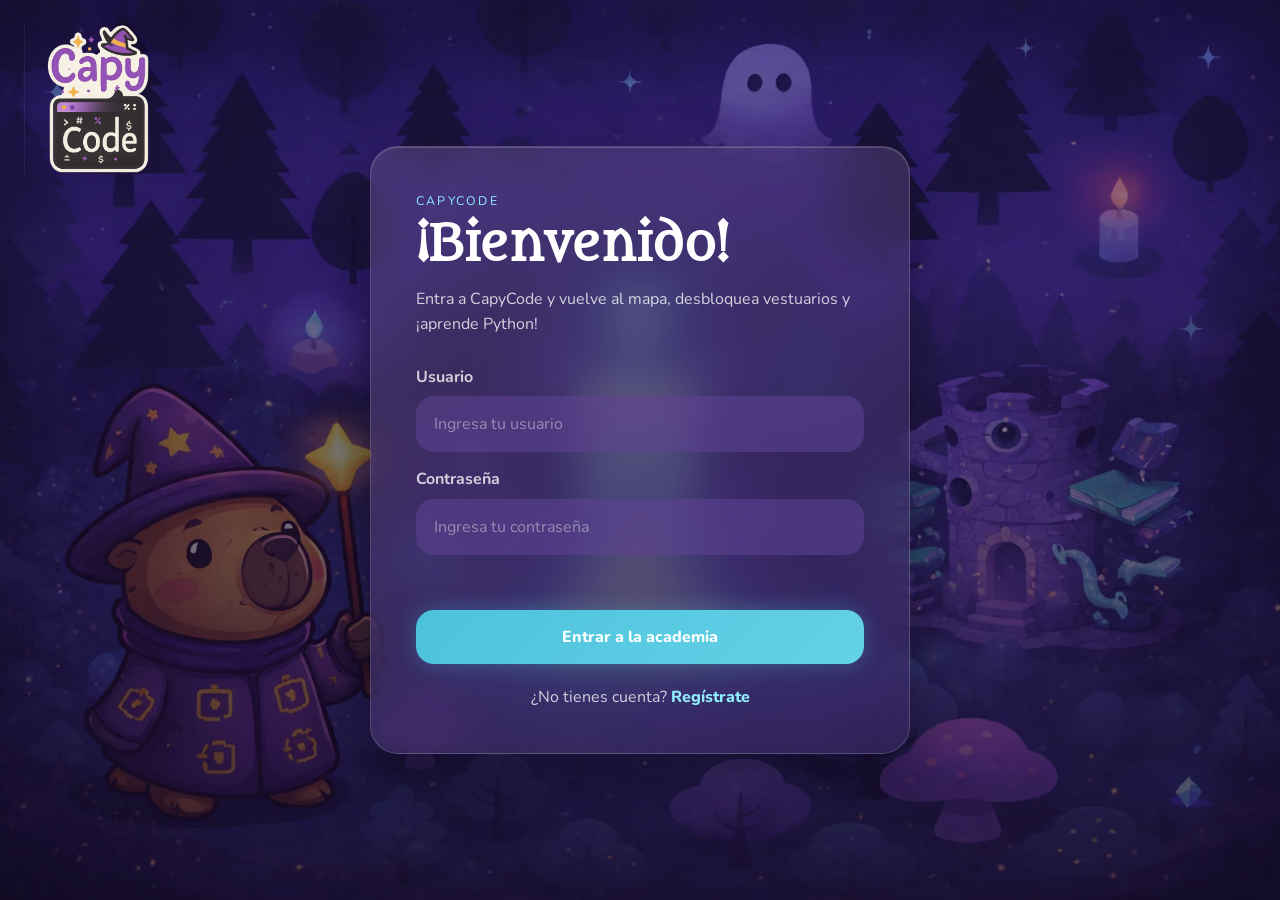
<file: index.html>
<!DOCTYPE html>
<html lang="es">
<head>
    <meta charset="UTF-8">
    <meta name="viewport" content="width=device-width, initial-scale=1.0">
    <title>CapyCode</title>
    <link rel="apple-touch-icon" sizes="180x180" href="assets/favicons/apple-touch-icon.png">
    <link rel="icon" type="image/png" sizes="32x32" href="assets/favicons/favicon-32x32.png">
    <link rel="icon" type="image/png" sizes="16x16" href="assets/favicons/favicon-16x16.png">
    <link rel="icon" href="assets/favicons/favicon.ico">
    <link rel="manifest" href="site.webmanifest?v=20260528a">
    <link rel="preconnect" href="https://fonts.googleapis.com">
    <link rel="preconnect" href="https://fonts.gstatic.com" crossorigin>
    <link href="https://fonts.googleapis.com/css2?family=JetBrains+Mono:wght@400;700&family=Metamorphous&family=Nunito:wght@400;600;700;800&display=swap" rel="stylesheet">
    <link rel="stylesheet" href="style.css?v=20260528a">
    <script>
        (function () {
            var mobileRegex = /Android|webOS|iPhone|iPad|iPod|BlackBerry|IEMobile|Opera Mini|Mobile|Silk/i;
            var userAgent = navigator.userAgent || navigator.vendor || window.opera || "";
            var isMobileDevice = mobileRegex.test(userAgent);
            window.CAPYCODE_MOBILE_DOWNLOAD_ONLY = isMobileDevice;

            if (isMobileDevice) {
                document.documentElement.classList.add("mobile-download-mode");
            }
        }());
    </script>
    <style>
        html.mobile-download-mode body {
            margin: 0;
            overflow: hidden;
            background: #120a22;
        }

        html.mobile-download-mode body > :not(.mobile-download-shell) {
            display: none !important;
        }

        html.mobile-download-mode .mobile-download-shell {
            display: grid !important;
        }
    </style>
</head>
<body class="login-page">
    <div class="mobile-download-shell">
        <main class="mobile-download-screen glass-surface">
            <div class="mobile-download-copy">
                <p class="eyebrow">CapyCode</p>
                <h1>Descarga la app</h1>
                <p>La versi&oacute;n m&oacute;vil de CapyCode vive en la app. Inst&aacute;lala para seguir explorando niveles, rutas y personajes.</p>
                <div class="mobile-download-actions">
                    <a class="mobile-download-button" href="https://drive.google.com/file/d/145FS1bvHmpr1v1R_6B2WZRpDA2tC1vvf/view" target="_blank" rel="noopener noreferrer">Descargar la app</a>
                </div>
            </div>
            <div class="mobile-download-art">
                <img src="assets/characters/no_bg/Capy_Runa.webp" alt="Capy Runa">
            </div>
        </main>
    </div>
    <div class="login-wrapper">
        <main class="login-card glass-surface">
            <p class="eyebrow">CapyCode</p>
            <h1 class="login-title">Redirigiendo...</h1>
            <p class="auth-description">
                Si no pasa autom&aacute;ticamente, entra aqu&iacute;:
                <a href="iniciar_sesion.html">Iniciar sesi&oacute;n</a>
            </p>
        </main>
    </div>
    <script>
        if (!window.CAPYCODE_MOBILE_DOWNLOAD_ONLY) {
            const session = sessionStorage.getItem("capycodeSessionV3")
                || sessionStorage.getItem("capycodeBackendUserV1")
                || localStorage.getItem("capycodeSession");
            window.location.href = session ? "mapa.html" : "iniciar_sesion.html";
        }
    </script>
</body>
</html>
</file>
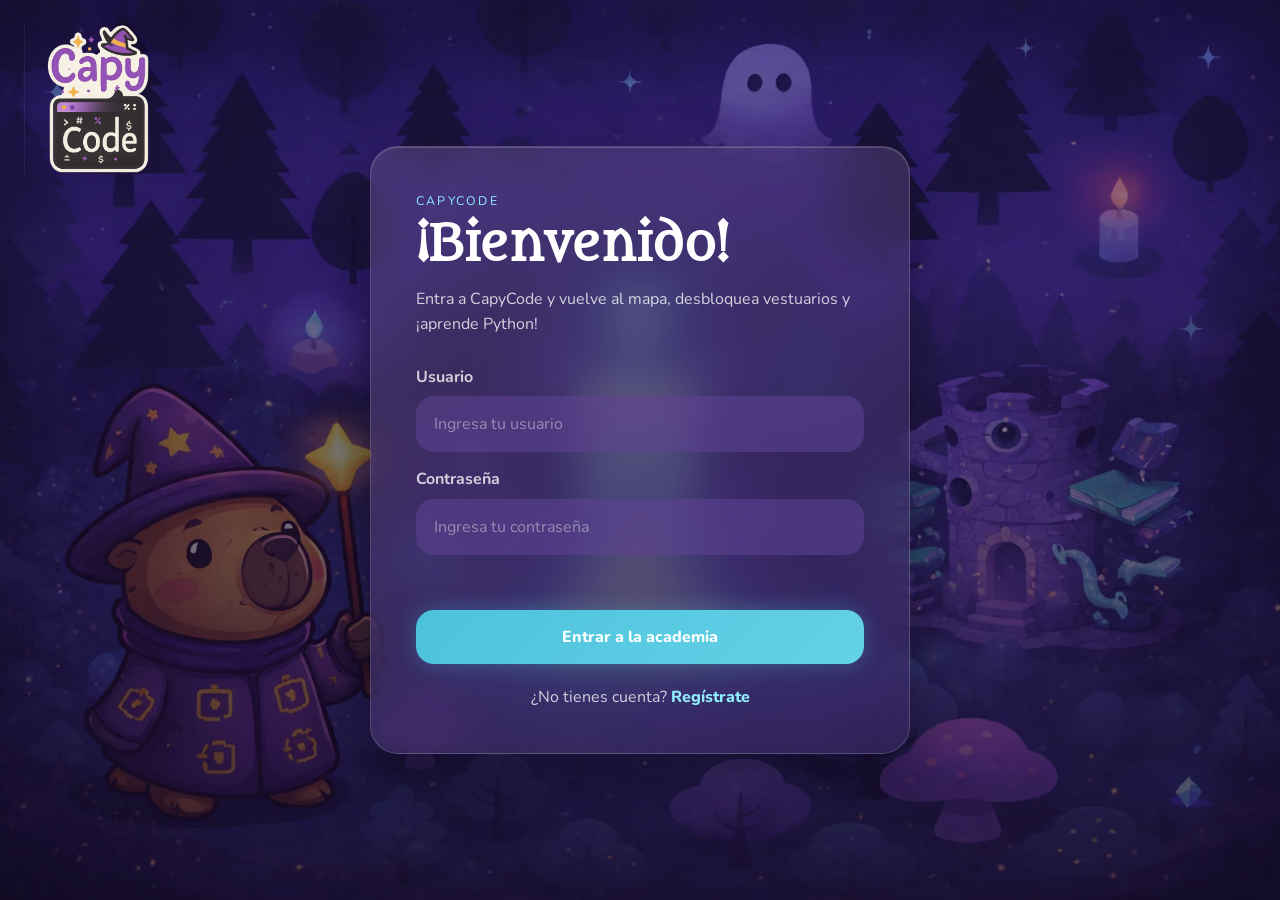
<file: iniciar_sesion.html>
<!DOCTYPE html>
<html lang="es">
<head>
    <meta charset="UTF-8">
    <meta name="viewport" content="width=device-width, initial-scale=1.0">
    <title>CapyCode | Iniciar sesi&oacute;n</title>
    <link rel="preconnect" href="https://fonts.googleapis.com">
    <link rel="preconnect" href="https://fonts.gstatic.com" crossorigin>
    <link href="https://fonts.googleapis.com/css2?family=JetBrains+Mono:wght@400;700&family=Metamorphous&family=Nunito:wght@400;600;700;800&display=swap" rel="stylesheet">
    <link rel="apple-touch-icon" sizes="180x180" href="assets/favicons/apple-touch-icon.png">
    <link rel="icon" type="image/png" sizes="32x32" href="assets/favicons/favicon-32x32.png">
    <link rel="icon" type="image/png" sizes="16x16" href="assets/favicons/favicon-16x16.png">
    <link rel="icon" href="assets/favicons/favicon.ico">
    <link rel="manifest" href="site.webmanifest?v=20260528a">
    <link rel="stylesheet" href="style.css?v=20260528a">
    <script>
        (function () {
            var mobileRegex = /Android|webOS|iPhone|iPad|iPod|BlackBerry|IEMobile|Opera Mini|Mobile|Silk/i;
            var userAgent = navigator.userAgent || navigator.vendor || window.opera || "";
            var isMobileDevice = mobileRegex.test(userAgent);
            window.CAPYCODE_MOBILE_DOWNLOAD_ONLY = isMobileDevice;

            if (isMobileDevice) {
                document.documentElement.classList.add("mobile-download-mode");
            }
        }());
    </script>
    <style>
        html.mobile-download-mode body {
            margin: 0;
            overflow: hidden;
            background: #120a22;
        }

        html.mobile-download-mode body > :not(.mobile-download-shell) {
            display: none !important;
        }

        html.mobile-download-mode .mobile-download-shell {
            display: grid !important;
        }
    </style>
</head>
<body class="login-page" data-auth-mode="login">
    <div class="mobile-download-shell">
        <main class="mobile-download-screen glass-surface">
            <div class="mobile-download-copy">
                <p class="eyebrow">CapyCode</p>
                <h1>Descarga la app</h1>
                <p>La versi&oacute;n m&oacute;vil de CapyCode vive en la app. Inst&aacute;lala para seguir explorando niveles, rutas y personajes.</p>
                <div class="mobile-download-actions">
                    <a class="mobile-download-button" href="https://drive.google.com/file/d/145FS1bvHmpr1v1R_6B2WZRpDA2tC1vvf/view" target="_blank" rel="noopener noreferrer">Descargar la app</a>
                </div>
            </div>
            <div class="mobile-download-art">
                <img src="assets/characters/no_bg/Capy_Runa.webp" alt="Capy Runa">
            </div>
        </main>
    </div>
    <div class="logo-container">
        <img src="assets/logo-capycode.webp" alt="Logo de CapyCode">
    </div>

    <div class="login-wrapper">
        <main class="login-card glass-surface">
            <p class="eyebrow">CapyCode</p>
            <h1 class="login-title">&iexcl;Bienvenido!</h1>
            <p class="auth-description">
                Entra a CapyCode y vuelve al mapa, desbloquea vestuarios y &iexcl;aprende Python!
            </p>

            <form class="login-form" id="auth-form" novalidate>
                <div class="input-group">
                    <label for="username">Usuario</label>
                    <input
                        type="text"
                        id="username"
                        name="username"
                        placeholder="Ingresa tu usuario"
                        autocomplete="username"
                        required
                        maxlength="20"
                    >
                </div>

                <div class="input-group">
                    <label for="password">Contrase&ntilde;a</label>
                    <input
                        type="password"
                        id="password"
                        name="password"
                        placeholder="Ingresa tu contrase&ntilde;a"
                        autocomplete="current-password"
                        required
                        maxlength="64"
                    >
                </div>

                <p class="form-message" id="form-message" aria-live="polite"></p>

                <button type="submit" class="btn-primary">Entrar a la academia</button>
            </form>

            <p class="register-link">
                &iquest;No tienes cuenta?
                <a href="registro.html">Reg&iacute;strate</a>
            </p>
        </main>
    </div>

    <script src="js/runtime-config.js?v=20260601d"></script>
    <script src="js/hotkeys.js?v=20260528a"></script>
    <script src="js/api/config.js?v=20260528a"></script>
    <script src="js/api/storage.js?v=20260528a"></script>
    <script src="js/api/http.js?v=20260528a"></script>
    <script src="js/api/catalog.js?v=20260528a"></script>
    <script src="js/api/normalizers.js?v=20260528a"></script>
    <script src="js/api/shop.js?v=20260528a"></script>
    <script src="js/api/exercises.js?v=20260528a"></script>
    <script src="js/api/progress.js?v=20260528a"></script>
    <script src="js/api-client.js?v=20260528a"></script>
    <script src="js/auth.js?v=20260528a"></script>
</body>
</html>
</file>
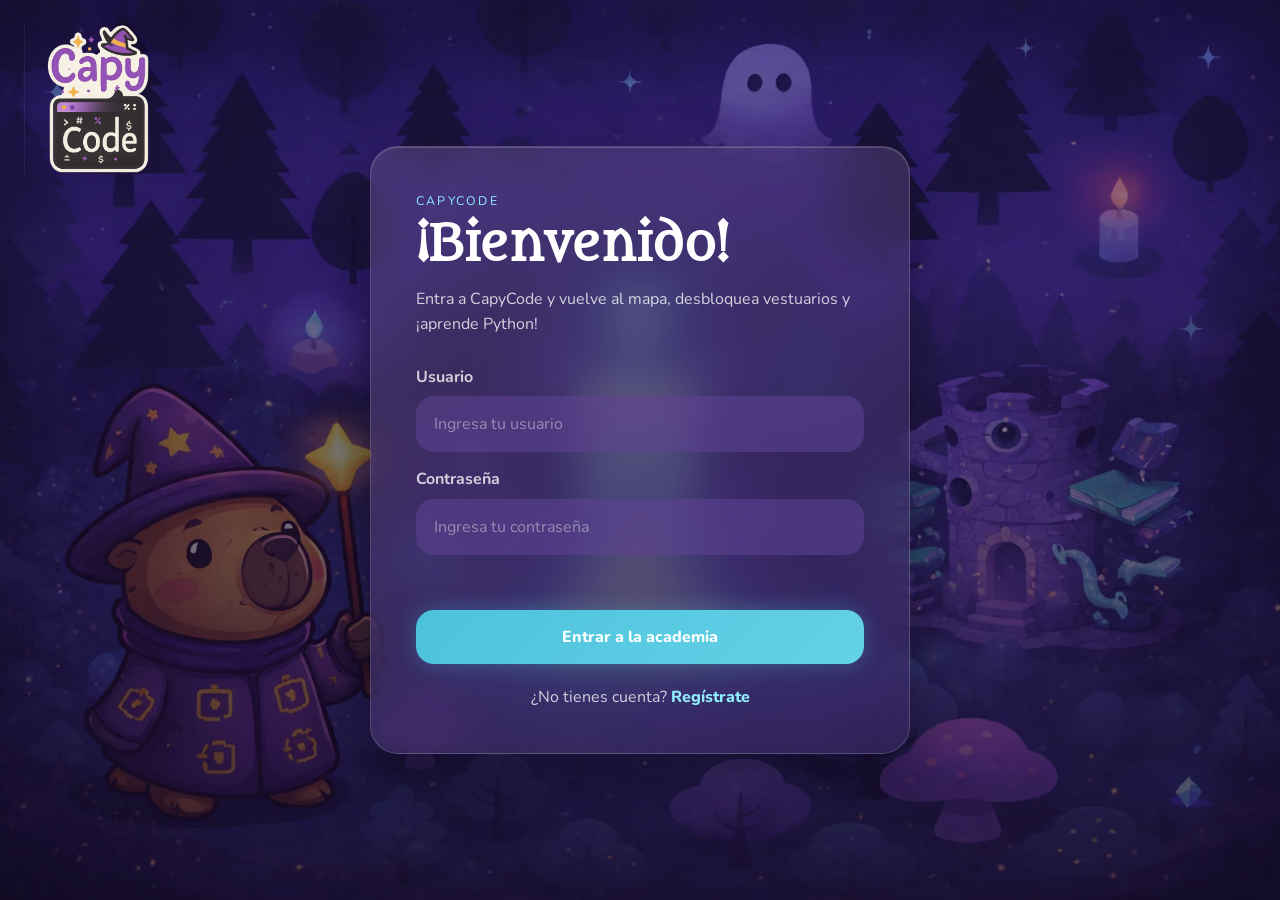
<file: mapa.html>
<!DOCTYPE html>
<html lang="es">
<head>
    <meta charset="UTF-8">
    <meta name="viewport" content="width=device-width, initial-scale=1.0">
    <title>CapyCode | Mapa</title>
    <link rel="preconnect" href="https://fonts.googleapis.com">
    <link rel="preconnect" href="https://fonts.gstatic.com" crossorigin>
    <link href="https://fonts.googleapis.com/css2?family=JetBrains+Mono:wght@400;700&family=Metamorphous&family=Nunito:wght@400;600;700;800&display=swap" rel="stylesheet">
    <link rel="apple-touch-icon" sizes="180x180" href="assets/favicons/apple-touch-icon.png">
    <link rel="icon" type="image/png" sizes="32x32" href="assets/favicons/favicon-32x32.png">
    <link rel="icon" type="image/png" sizes="16x16" href="assets/favicons/favicon-16x16.png">
    <link rel="icon" href="assets/favicons/favicon.ico">
    <link rel="manifest" href="site.webmanifest?v=20260528a">
    <link rel="stylesheet" href="style.css?v=20260528a">
    <script>
        (function () {
            var mobileRegex = /Android|webOS|iPhone|iPad|iPod|BlackBerry|IEMobile|Opera Mini|Mobile|Silk/i;
            var userAgent = navigator.userAgent || navigator.vendor || window.opera || "";
            var isMobileDevice = mobileRegex.test(userAgent);
            window.CAPYCODE_MOBILE_DOWNLOAD_ONLY = isMobileDevice;

            if (isMobileDevice) {
                document.documentElement.classList.add("mobile-download-mode");
            }
        }());
    </script>
    <style>
        html.mobile-download-mode body {
            margin: 0;
            overflow: hidden;
            background: #120a22;
        }

        html.mobile-download-mode body > :not(.mobile-download-shell) {
            display: none !important;
        }

        html.mobile-download-mode .mobile-download-shell {
            display: grid !important;
        }
    </style>
</head>
<body class="scene-body map-page" data-requires-auth="true">
    <div class="mobile-download-shell">
        <main class="mobile-download-screen glass-surface">
            <div class="mobile-download-copy">
                <p class="eyebrow">CapyCode</p>
                <h1>Descarga la app</h1>
                <p>La versi&oacute;n m&oacute;vil de CapyCode vive en la app. Inst&aacute;lala para seguir explorando niveles, rutas y personajes.</p>
                <div class="mobile-download-actions">
                    <a class="mobile-download-button" href="https://drive.google.com/file/d/145FS1bvHmpr1v1R_6B2WZRpDA2tC1vvf/view" target="_blank" rel="noopener noreferrer">Descargar la app</a>
                </div>
            </div>
            <div class="mobile-download-art">
                <img src="assets/characters/no_bg/Capy_Runa.webp" alt="Capy Runa">
            </div>
        </main>
    </div>
    <div class="sidebar-layout">
        <aside class="sidebar-panel app-sidebar glass-surface" data-app-sidebar>
            <a class="sidebar-brand" href="mapa.html">CapyCode</a>
            <nav class="sidebar-nav" data-sidebar-nav></nav>
            <div class="sidebar-skin-card" data-sidebar-skin></div>
        </aside>

        <div class="sidebar-main">
            <header class="scene-topbar glass-surface">
                <button class="menu-link" type="button" data-action="toggle-sidebar">
                    <img src="assets/menu-icon.svg" alt="">
                    <span>Men&uacute;</span>
                </button>
                <div class="topbar-page-title" aria-label="Mapa">Mapa</div>
                <div class="topbar-right">
                    <div class="hud-stat">
                        <span>Racha</span>
                        <strong data-player-streak>0</strong>
                    </div>
                    <div class="hud-stat">
                        <span>XP</span>
                        <strong data-player-xp>0</strong>
                    </div>
                    <a class="profile-link" href="perfil.html">
                        <img src="assets/user-avatar.svg" alt="Perfil">
                    </a>
                </div>
            </header>

            <main class="map-stage glass-surface">
                <div class="map-stage-head">
                    <div class="map-overlay-copy">
                        <button class="map-route-trigger" type="button" id="map-route-trigger" aria-haspopup="dialog" aria-expanded="false">
                            <div class="map-route-trigger-copy">
                                <p class="panel-kicker" id="route-order">Ruta 1</p>
                                <h1 id="route-title">Algoritmo Antiguo</h1>
                            </div>
                            <span class="map-route-trigger-hint">Cambiar ruta</span>
                        </button>
                        <div class="map-route-popover is-hidden" id="map-route-popover" aria-hidden="true">
                            <div class="map-route-popover-head">
                                <p class="panel-kicker">Rutas</p>
                                <h2>Selecciona una ruta</h2>
                            </div>
                            <div class="map-route-list" id="map-route-list"></div>
                        </div>
                    </div>
                </div>
                <div class="map-levels" id="map-levels"></div>
                <div class="map-tooltip glass-surface is-hidden" id="map-tooltip"></div>
            </main>
        </div>
    </div>

    <script src="content/app-data.js?v=20260528a"></script>
    <script src="js/runtime-config.js?v=20260601d"></script>
    <script src="js/api/config.js?v=20260528a"></script>
    <script src="js/api/storage.js?v=20260528a"></script>
    <script src="js/api/http.js?v=20260528a"></script>
    <script src="js/api/catalog.js?v=20260528a"></script>
    <script src="js/api/normalizers.js?v=20260528a"></script>
    <script src="js/api/shop.js?v=20260528a"></script>
    <script src="js/api/exercises.js?v=20260528a"></script>
    <script src="js/api/progress.js?v=20260528a"></script>
    <script src="js/api-client.js?v=20260528a"></script>
    <script src="js/hotkeys.js?v=20260528a"></script>
    <script src="js/core/view-helpers.js?v=20260528a"></script>
    <script src="js/core/app-shell.js?v=20260528a"></script>
    <script src="js/vendor/vanilla-tilt.min.js?v=20260528a"></script>
    <script src="js/map.js?v=20260528a"></script>
</body>
</html>
</file>
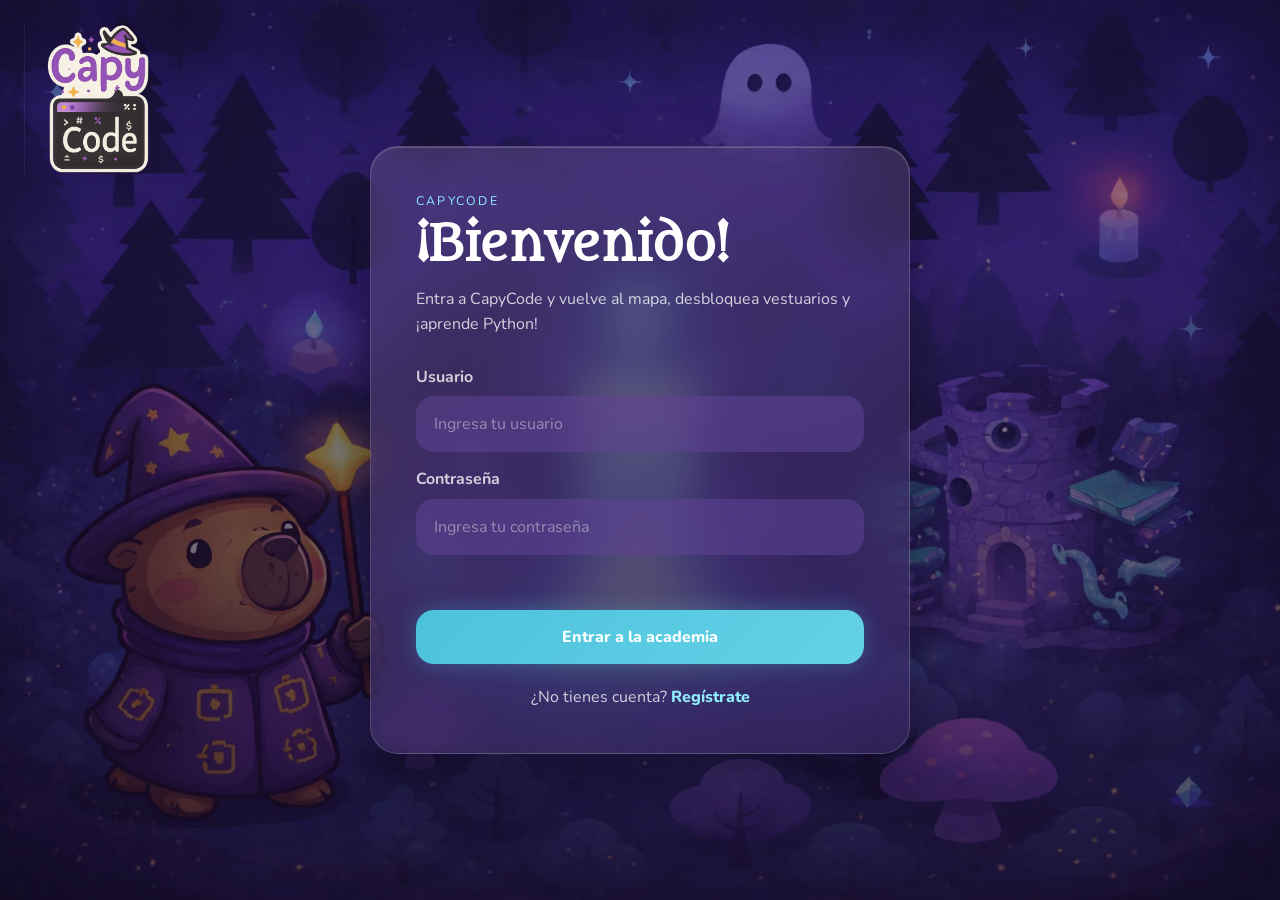
<file: nivel.html>
<!DOCTYPE html>
<html lang="es">
<head>
    <meta charset="UTF-8">
    <meta name="viewport" content="width=device-width, initial-scale=1.0">
    <title>CapyCode | Nivel</title>
    <link rel="preconnect" href="https://fonts.googleapis.com">
    <link rel="preconnect" href="https://fonts.gstatic.com" crossorigin>
    <link href="https://fonts.googleapis.com/css2?family=JetBrains+Mono:wght@400;700&family=Metamorphous&family=Nunito:wght@400;600;700;800&display=swap" rel="stylesheet">
    <link rel="apple-touch-icon" sizes="180x180" href="assets/favicons/apple-touch-icon.png">
    <link rel="icon" type="image/png" sizes="32x32" href="assets/favicons/favicon-32x32.png">
    <link rel="icon" type="image/png" sizes="16x16" href="assets/favicons/favicon-16x16.png">
    <link rel="icon" href="assets/favicons/favicon.ico">
    <link rel="manifest" href="site.webmanifest?v=20260528a">
    <link rel="stylesheet" href="style.css?v=20260528a">
    <script>
        (function () {
            var mobileRegex = /Android|webOS|iPhone|iPad|iPod|BlackBerry|IEMobile|Opera Mini|Mobile|Silk/i;
            var userAgent = navigator.userAgent || navigator.vendor || window.opera || "";
            var isMobileDevice = mobileRegex.test(userAgent);
            window.CAPYCODE_MOBILE_DOWNLOAD_ONLY = isMobileDevice;

            if (isMobileDevice) {
                document.documentElement.classList.add("mobile-download-mode");
            }
        }());
    </script>
    <style>
        html.mobile-download-mode body {
            margin: 0;
            overflow: hidden;
            background: #120a22;
        }

        html.mobile-download-mode body > :not(.mobile-download-shell) {
            display: none !important;
        }

        html.mobile-download-mode .mobile-download-shell {
            display: grid !important;
        }
    </style>
</head>
<body class="scene-body quiz-page" data-requires-auth="true">
    <div class="mobile-download-shell">
        <main class="mobile-download-screen glass-surface">
            <div class="mobile-download-copy">
                <p class="eyebrow">CapyCode</p>
                <h1>Descarga la app</h1>
                <p>La versi&oacute;n m&oacute;vil de CapyCode vive en la app. Inst&aacute;lala para seguir explorando niveles, rutas y personajes.</p>
                <div class="mobile-download-actions">
                    <a class="mobile-download-button" href="https://drive.google.com/file/d/145FS1bvHmpr1v1R_6B2WZRpDA2tC1vvf/view" target="_blank" rel="noopener noreferrer">Descargar la app</a>
                </div>
            </div>
            <div class="mobile-download-art">
                <img src="assets/characters/no_bg/Capy_Runa.webp" alt="Capy Runa">
            </div>
        </main>
    </div>
    <div class="sidebar-layout">
        <aside class="sidebar-panel app-sidebar glass-surface" data-app-sidebar>
            <a class="sidebar-brand" href="mapa.html">CapyCode</a>
            <nav class="sidebar-nav" data-sidebar-nav></nav>
            <div class="sidebar-skin-card" data-sidebar-skin></div>
        </aside>

        <div class="sidebar-main">
            <div class="gameplay-shell" data-level-runner="true">
                <header class="scene-topbar glass-surface">
                    <button class="menu-link" type="button" data-action="toggle-sidebar">
                        <img src="assets/menu-icon.svg" alt="">
                        <span>Men&uacute;</span>
                    </button>
                    <div class="topbar-page-title" id="mission-label">Nivel</div>
                    <div class="topbar-right">
                        <div class="hud-stat has-icon">
                            <img src="assets/hud-streak.svg" alt="" aria-hidden="true">
                            <span>Racha</span>
                            <strong data-player-streak>0</strong>
                        </div>
                        <div class="hud-stat has-icon">
                            <img src="assets/hud-xp.svg" alt="" aria-hidden="true">
                            <span>XP</span>
                            <strong data-player-xp>0</strong>
                        </div>
                        <a class="profile-link" href="perfil.html">
                            <img src="assets/user-avatar.svg" alt="Perfil">
                        </a>
                    </div>
                </header>

                <main class="game-stage">
                    <section class="mission-hero glass-surface">
                        <div class="mission-question-summary">
                            <p class="panel-kicker">Ejercicio</p>
                            <h2 id="question-title">Cargando nivel</h2>
                        </div>
                        <div class="mission-hero-progress">
                            <div class="mission-progress-head">
                                <p class="panel-kicker">Progreso</p>
                                <strong id="progress-ratio">1/5</strong>
                            </div>
                            <div class="progress-track">
                                <div class="progress-meter" id="progress-fill"></div>
                            </div>
                            <div class="mission-timer" id="exercise-timer">
                                <span>Tiempo</span>
                                <strong>0s</strong>
                            </div>
                        </div>
                    </section>

                    <section class="game-panel glass-surface">
                        <div id="question-content"></div>
                        <p class="feedback-banner" id="feedback-message"></p>
                        <div class="action-strip">
                            <button class="scene-button ghost" id="secondary-action-button" type="button">Reiniciar nivel</button>
                            <button class="scene-button primary" id="primary-action-button" type="button">Comprobar</button>
                        </div>
                    </section>
                </main>
            </div>
        </div>
    </div>

    <script src="content/app-data.js?v=20260528a"></script>
    <script src="js/runtime-config.js?v=20260601d"></script>
    <script src="js/api/config.js?v=20260528a"></script>
    <script src="js/api/storage.js?v=20260528a"></script>
    <script src="js/api/http.js?v=20260528a"></script>
    <script src="js/api/catalog.js?v=20260528a"></script>
    <script src="js/api/normalizers.js?v=20260528a"></script>
    <script src="js/api/shop.js?v=20260528a"></script>
    <script src="js/api/exercises.js?v=20260528a"></script>
    <script src="js/api/progress.js?v=20260528a"></script>
    <script src="js/api-client.js?v=20260528a"></script>
    <script src="js/hotkeys.js?v=20260528a"></script>
    <script src="js/core/view-helpers.js?v=20260528a"></script>
    <script src="js/core/app-shell.js?v=20260528a"></script>
    <script src="content/level-music.js?v=20260528a"></script>
    <script src="js/game/state.js?v=20260528a"></script>
    <script src="js/game/renderer.js?v=20260528a"></script>
    <script src="js/game/answers.js?v=20260528a"></script>
    <script src="js/game/drag-sort.js?v=20260528a"></script>
    <script src="js/game/completion.js?v=20260528a"></script>
    <script src="js/game/audio.js?v=20260528a"></script>
    <script src="js/game.js?v=20260528a"></script>
</body>
</html>
</file>
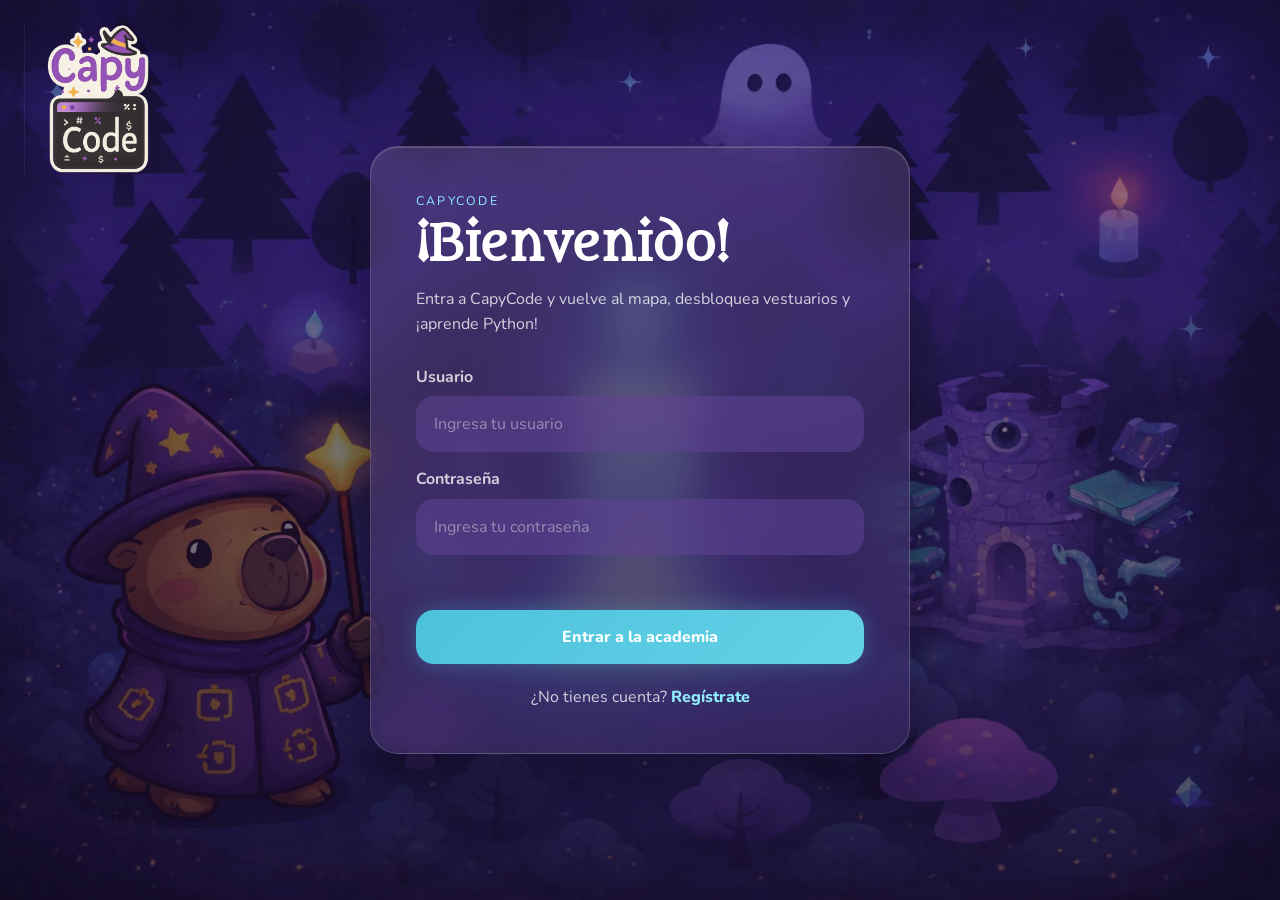
<file: perfil.html>
<!DOCTYPE html>
<html lang="es">
<head>
    <meta charset="UTF-8">
    <meta name="viewport" content="width=device-width, initial-scale=1.0">
    <title>CapyCode | Perfil</title>
    <link rel="preconnect" href="https://fonts.googleapis.com">
    <link rel="preconnect" href="https://fonts.gstatic.com" crossorigin>
    <link href="https://fonts.googleapis.com/css2?family=JetBrains+Mono:wght@400;700&family=Metamorphous&family=Nunito:wght@400;600;700;800&display=swap" rel="stylesheet">
    <link rel="apple-touch-icon" sizes="180x180" href="assets/favicons/apple-touch-icon.png">
    <link rel="icon" type="image/png" sizes="32x32" href="assets/favicons/favicon-32x32.png">
    <link rel="icon" type="image/png" sizes="16x16" href="assets/favicons/favicon-16x16.png">
    <link rel="icon" href="assets/favicons/favicon.ico">
    <link rel="manifest" href="site.webmanifest?v=20260528a">
    <link rel="stylesheet" href="style.css?v=20260528a">
    <script>
        (function () {
            var mobileRegex = /Android|webOS|iPhone|iPad|iPod|BlackBerry|IEMobile|Opera Mini|Mobile|Silk/i;
            var userAgent = navigator.userAgent || navigator.vendor || window.opera || "";
            var isMobileDevice = mobileRegex.test(userAgent);
            window.CAPYCODE_MOBILE_DOWNLOAD_ONLY = isMobileDevice;

            if (isMobileDevice) {
                document.documentElement.classList.add("mobile-download-mode");
            }
        }());
    </script>
    <style>
        html.mobile-download-mode body {
            margin: 0;
            overflow: hidden;
            background: #120a22;
        }

        html.mobile-download-mode body > :not(.mobile-download-shell) {
            display: none !important;
        }

        html.mobile-download-mode .mobile-download-shell {
            display: grid !important;
        }
    </style>
</head>
<body class="scene-body" data-requires-auth="true">
    <div class="mobile-download-shell">
        <main class="mobile-download-screen glass-surface">
            <div class="mobile-download-copy">
                <p class="eyebrow">CapyCode</p>
                <h1>Descarga la app</h1>
                <p>La versi&oacute;n m&oacute;vil de CapyCode vive en la app. Inst&aacute;lala para seguir explorando niveles, rutas y personajes.</p>
                <div class="mobile-download-actions">
                    <a class="mobile-download-button" href="https://drive.google.com/file/d/145FS1bvHmpr1v1R_6B2WZRpDA2tC1vvf/view" target="_blank" rel="noopener noreferrer">Descargar la app</a>
                </div>
            </div>
            <div class="mobile-download-art">
                <img src="assets/characters/no_bg/Capy_Runa.webp" alt="Capy Runa">
            </div>
        </main>
    </div>
    <div class="sidebar-layout">
        <aside class="sidebar-panel app-sidebar glass-surface" data-app-sidebar>
            <a class="sidebar-brand" href="mapa.html">CapyCode</a>
            <nav class="sidebar-nav" data-sidebar-nav></nav>
            <div class="sidebar-skin-card" data-sidebar-skin></div>
        </aside>

        <div class="sidebar-main">
            <header class="scene-topbar glass-surface">
                <button class="menu-link" type="button" data-action="toggle-sidebar">
                    <img src="assets/menu-icon.svg" alt="">
                    <span>Men&uacute;</span>
                </button>
                <div class="topbar-page-title" aria-label="Perfil">Perfil</div>
                <div class="topbar-right">
                    <div class="hud-stat">
                        <span>Racha</span>
                        <strong data-player-streak>0</strong>
                    </div>
                    <div class="hud-stat">
                        <span>XP</span>
                        <strong data-player-xp>0</strong>
                    </div>
                    <a class="profile-link" href="perfil.html">
                        <img src="assets/user-avatar.svg" alt="Perfil">
                    </a>
                </div>
            </header>

            <main class="profile-layout">
                <section id="profile-hero"></section>

                <section class="glass-surface profile-section" id="profile-collection-section">
                    <div class="panel-header">
                        <div>
                            <p class="panel-kicker">Colecci&oacute;n</p>
                            <h2>Vestuarios desbloqueados</h2>
                        </div>
                        <div class="collection-counter" id="profile-collection-count"></div>
                    </div>
                    <div class="collection-carousel" id="profile-collection"></div>
                </section>

                <section class="glass-surface profile-section" id="profile-badges-section">
                    <div class="panel-header">
                        <div>
                            <p class="panel-kicker">Insignias</p>
                            <h2>Progreso por rutas</h2>
                        </div>
                    </div>
                    <div class="badge-grid" id="profile-badges"></div>
                </section>
            </main>
        </div>
    </div>

    <script src="content/app-data.js?v=20260528a"></script>
    <script src="js/runtime-config.js?v=20260601d"></script>
    <script src="js/api/config.js?v=20260528a"></script>
    <script src="js/api/storage.js?v=20260528a"></script>
    <script src="js/api/http.js?v=20260528a"></script>
    <script src="js/api/catalog.js?v=20260528a"></script>
    <script src="js/api/normalizers.js?v=20260528a"></script>
    <script src="js/api/shop.js?v=20260528a"></script>
    <script src="js/api/exercises.js?v=20260528a"></script>
    <script src="js/api/progress.js?v=20260528a"></script>
    <script src="js/api-client.js?v=20260528a"></script>
    <script src="js/hotkeys.js?v=20260528a"></script>
    <script src="js/core/view-helpers.js?v=20260528a"></script>
    <script src="js/core/app-shell.js?v=20260528a"></script>
    <script src="js/vendor/vanilla-tilt.min.js?v=20260528a"></script>
    <script src="js/profile.js?v=20260528a"></script>
</body>
</html>
</file>
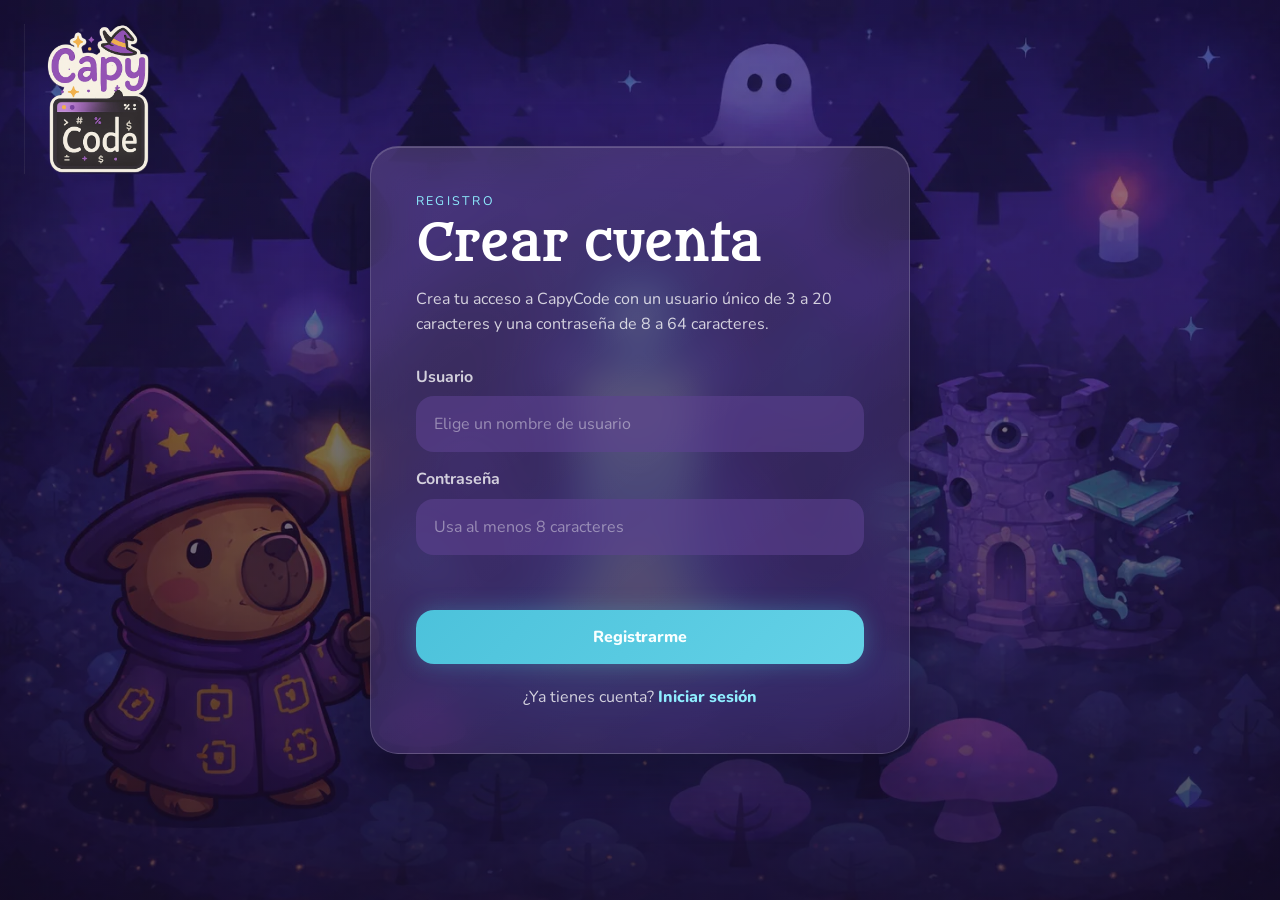
<file: registro.html>
<!DOCTYPE html>
<html lang="es">
<head>
    <meta charset="UTF-8">
    <meta name="viewport" content="width=device-width, initial-scale=1.0">
    <title>CapyCode | Registro</title>
    <link rel="preconnect" href="https://fonts.googleapis.com">
    <link rel="preconnect" href="https://fonts.gstatic.com" crossorigin>
    <link href="https://fonts.googleapis.com/css2?family=JetBrains+Mono:wght@400;700&family=Metamorphous&family=Nunito:wght@400;600;700;800&display=swap" rel="stylesheet">
    <link rel="apple-touch-icon" sizes="180x180" href="assets/favicons/apple-touch-icon.png">
    <link rel="icon" type="image/png" sizes="32x32" href="assets/favicons/favicon-32x32.png">
    <link rel="icon" type="image/png" sizes="16x16" href="assets/favicons/favicon-16x16.png">
    <link rel="icon" href="assets/favicons/favicon.ico">
    <link rel="manifest" href="site.webmanifest?v=20260528a">
    <link rel="stylesheet" href="style.css?v=20260528a">
    <script>
        (function () {
            var mobileRegex = /Android|webOS|iPhone|iPad|iPod|BlackBerry|IEMobile|Opera Mini|Mobile|Silk/i;
            var userAgent = navigator.userAgent || navigator.vendor || window.opera || "";
            var isMobileDevice = mobileRegex.test(userAgent);
            window.CAPYCODE_MOBILE_DOWNLOAD_ONLY = isMobileDevice;

            if (isMobileDevice) {
                document.documentElement.classList.add("mobile-download-mode");
            }
        }());
    </script>
    <style>
        html.mobile-download-mode body {
            margin: 0;
            overflow: hidden;
            background: #120a22;
        }

        html.mobile-download-mode body > :not(.mobile-download-shell) {
            display: none !important;
        }

        html.mobile-download-mode .mobile-download-shell {
            display: grid !important;
        }
    </style>
</head>
<body class="login-page" data-auth-mode="register">
    <div class="mobile-download-shell">
        <main class="mobile-download-screen glass-surface">
            <div class="mobile-download-copy">
                <p class="eyebrow">CapyCode</p>
                <h1>Descarga la app</h1>
                <p>La versi&oacute;n m&oacute;vil de CapyCode vive en la app. Inst&aacute;lala para seguir explorando niveles, rutas y personajes.</p>
                <div class="mobile-download-actions">
                    <a class="mobile-download-button" href="https://drive.google.com/file/d/145FS1bvHmpr1v1R_6B2WZRpDA2tC1vvf/view" target="_blank" rel="noopener noreferrer">Descargar la app</a>
                </div>
            </div>
            <div class="mobile-download-art">
                <img src="assets/characters/no_bg/Capy_Runa.webp" alt="Capy Runa">
            </div>
        </main>
    </div>
    <div class="logo-container">
        <img src="assets/logo-capycode.webp" alt="Logo de CapyCode">
    </div>

    <div class="login-wrapper">
        <main class="login-card glass-surface">
            <p class="eyebrow">Registro</p>
            <h1 class="login-title">Crear cuenta</h1>
            <p class="auth-description">
                Crea tu acceso a CapyCode con un usuario &uacute;nico de 3 a 20 caracteres y una contrase&ntilde;a de 8 a 64 caracteres.
            </p>

            <form class="login-form" id="auth-form" novalidate>
                <div class="input-group">
                    <label for="username">Usuario</label>
                    <input
                        type="text"
                        id="username"
                        name="username"
                        placeholder="Elige un nombre de usuario"
                        autocomplete="username"
                        required
                        minlength="3"
                        maxlength="20"
                    >
                </div>

                <div class="input-group">
                    <label for="password">Contrase&ntilde;a</label>
                    <input
                        type="password"
                        id="password"
                        name="password"
                        placeholder="Usa al menos 8 caracteres"
                        autocomplete="new-password"
                        required
                        minlength="8"
                        maxlength="64"
                    >
                </div>

                <p class="form-message" id="form-message" aria-live="polite"></p>

                <button type="submit" class="btn-primary">Registrarme</button>
            </form>

            <p class="register-link">
                &iquest;Ya tienes cuenta?
                <a href="iniciar_sesion.html">Iniciar sesi&oacute;n</a>
            </p>
        </main>
    </div>

    <script src="js/runtime-config.js?v=20260601d"></script>
    <script src="js/hotkeys.js?v=20260528a"></script>
    <script src="js/api/config.js?v=20260528a"></script>
    <script src="js/api/storage.js?v=20260528a"></script>
    <script src="js/api/http.js?v=20260528a"></script>
    <script src="js/api/catalog.js?v=20260528a"></script>
    <script src="js/api/normalizers.js?v=20260528a"></script>
    <script src="js/api/shop.js?v=20260528a"></script>
    <script src="js/api/exercises.js?v=20260528a"></script>
    <script src="js/api/progress.js?v=20260528a"></script>
    <script src="js/api-client.js?v=20260528a"></script>
    <script src="js/auth.js?v=20260528a"></script>
</body>
</html>
</file>
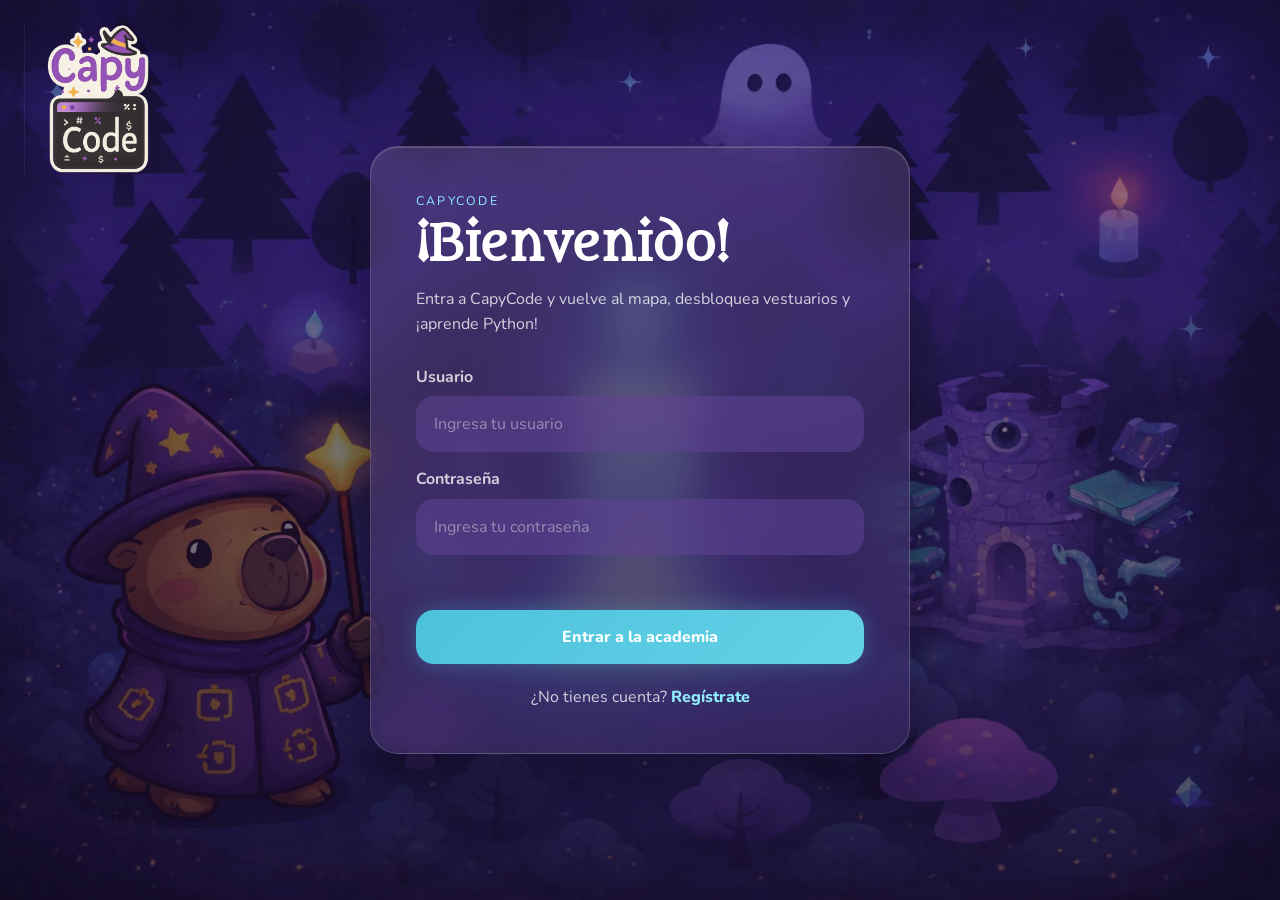
<file: tienda.html>
<!DOCTYPE html>
<html lang="es">
<head>
    <meta charset="UTF-8">
    <meta name="viewport" content="width=device-width, initial-scale=1.0">
    <title>CapyCode | Tienda m&aacute;gica</title>
    <link rel="preconnect" href="https://fonts.googleapis.com">
    <link rel="preconnect" href="https://fonts.gstatic.com" crossorigin>
    <link href="https://fonts.googleapis.com/css2?family=JetBrains+Mono:wght@400;700&family=Metamorphous&family=Nunito:wght@400;600;700;800&display=swap" rel="stylesheet">
    <link rel="apple-touch-icon" sizes="180x180" href="assets/favicons/apple-touch-icon.png">
    <link rel="icon" type="image/png" sizes="32x32" href="assets/favicons/favicon-32x32.png">
    <link rel="icon" type="image/png" sizes="16x16" href="assets/favicons/favicon-16x16.png">
    <link rel="icon" href="assets/favicons/favicon.ico">
    <link rel="manifest" href="site.webmanifest?v=20260528a">
    <link rel="stylesheet" href="style.css?v=20260528a">
    <script>
        (function () {
            var mobileRegex = /Android|webOS|iPhone|iPad|iPod|BlackBerry|IEMobile|Opera Mini|Mobile|Silk/i;
            var userAgent = navigator.userAgent || navigator.vendor || window.opera || "";
            var isMobileDevice = mobileRegex.test(userAgent);
            window.CAPYCODE_MOBILE_DOWNLOAD_ONLY = isMobileDevice;

            if (isMobileDevice) {
                document.documentElement.classList.add("mobile-download-mode");
            }
        }());
    </script>
    <style>
        html.mobile-download-mode body {
            margin: 0;
            overflow: hidden;
            background: #120a22;
        }

        html.mobile-download-mode body > :not(.mobile-download-shell) {
            display: none !important;
        }

        html.mobile-download-mode .mobile-download-shell {
            display: grid !important;
        }
    </style>
</head>
<body class="scene-body" data-requires-auth="true">
    <div class="mobile-download-shell">
        <main class="mobile-download-screen glass-surface">
            <div class="mobile-download-copy">
                <p class="eyebrow">CapyCode</p>
                <h1>Descarga la app</h1>
                <p>La versi&oacute;n m&oacute;vil de CapyCode vive en la app. Inst&aacute;lala para seguir explorando niveles, rutas y personajes.</p>
                <div class="mobile-download-actions">
                    <a class="mobile-download-button" href="https://drive.google.com/file/d/145FS1bvHmpr1v1R_6B2WZRpDA2tC1vvf/view" target="_blank" rel="noopener noreferrer">Descargar la app</a>
                </div>
            </div>
            <div class="mobile-download-art">
                <img src="assets/characters/no_bg/Capy_Runa.webp" alt="Capy Runa">
            </div>
        </main>
    </div>
    <div class="sidebar-layout">
        <aside class="sidebar-panel app-sidebar glass-surface" data-app-sidebar>
            <a class="sidebar-brand" href="mapa.html">CapyCode</a>
            <nav class="sidebar-nav" data-sidebar-nav></nav>
            <div class="sidebar-skin-card" data-sidebar-skin></div>
        </aside>

        <div class="sidebar-main">
            <header class="scene-topbar glass-surface">
                <button class="menu-link" type="button" data-action="toggle-sidebar">
                    <img src="assets/menu-icon.svg" alt="">
                    <span>Men&uacute;</span>
                </button>
                <div class="topbar-page-title" aria-label="Tienda">Tienda</div>
                <div class="topbar-right">
                    <div class="hud-stat">
                        <span>Racha</span>
                        <strong data-player-streak>0</strong>
                    </div>
                    <div class="hud-stat">
                        <span>XP</span>
                        <strong data-player-xp>0</strong>
                    </div>
                    <a class="profile-link" href="perfil.html">
                        <img src="assets/user-avatar.svg" alt="Perfil">
                    </a>
                </div>
            </header>

            <main class="shop-layout">
                <section class="glass-surface shop-panel shop-catalog">
                    <div class="panel-header">
                        <div>
                            <p class="panel-kicker">Vestuarios m&aacute;gicos</p>
                            <h2>Vestuarios disponibles</h2>
                        </div>
                    </div>
                    <div class="shop-grid" id="store-grid"></div>
                </section>
            </main>

            <section class="glass-surface support-banner">
                <div>
                    <p class="panel-kicker">Necesitas m&aacute;s puntos</p>
                    <h2>Completa misiones diarias para obtener XP gratis</h2>
                </div>
                <a class="scene-button primary" href="mapa.html">Ver niveles</a>
            </section>
        </div>
    </div>

    <div class="shop-modal is-hidden" id="shop-modal" aria-hidden="true">
        <div class="shop-modal-backdrop" data-shop-close></div>
        <section class="glass-surface shop-modal-card" data-interactive-tilt="shop-card" role="dialog" aria-modal="true" aria-labelledby="shop-modal-title">
            <button class="shop-modal-close" type="button" aria-label="Cerrar detalle" data-shop-close>&times;</button>
            <div class="shop-modal-content" id="shop-modal-content"></div>
        </section>
    </div>

    <script src="content/app-data.js?v=20260528a"></script>
    <script src="js/runtime-config.js?v=20260601d"></script>
    <script src="js/api/config.js?v=20260528a"></script>
    <script src="js/api/storage.js?v=20260528a"></script>
    <script src="js/api/http.js?v=20260528a"></script>
    <script src="js/api/catalog.js?v=20260528a"></script>
    <script src="js/api/normalizers.js?v=20260528a"></script>
    <script src="js/api/shop.js?v=20260528a"></script>
    <script src="js/api/exercises.js?v=20260528a"></script>
    <script src="js/api/progress.js?v=20260528a"></script>
    <script src="js/api-client.js?v=20260528a"></script>
    <script src="js/hotkeys.js?v=20260528a"></script>
    <script src="js/core/view-helpers.js?v=20260528a"></script>
    <script src="js/core/app-shell.js?v=20260528a"></script>
    <script src="js/vendor/vanilla-tilt.min.js?v=20260528a"></script>
    <script src="js/shop.js?v=20260528a"></script>
</body>
</html>
</file>
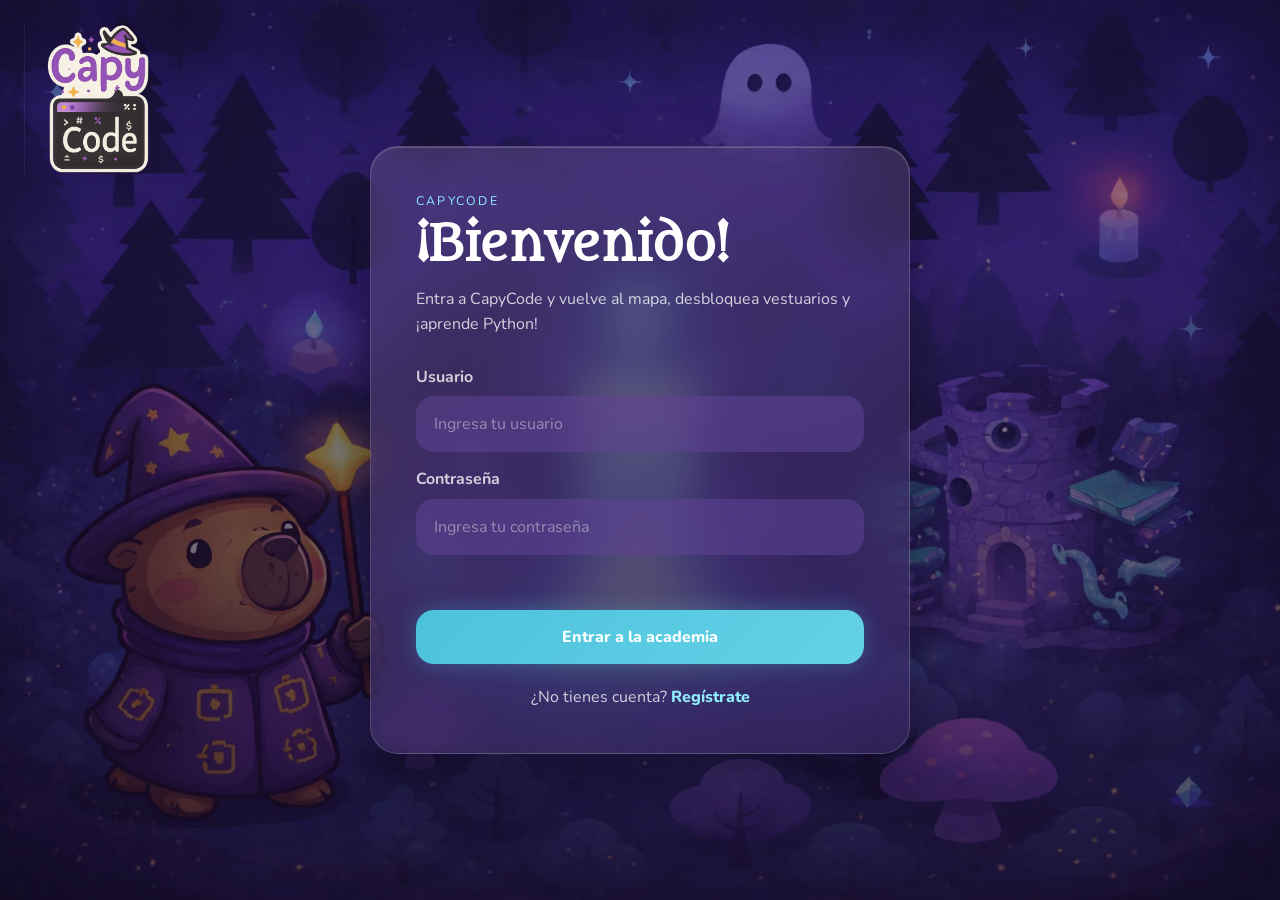
<file: tutorial.html>
<!DOCTYPE html>
<html lang="es">
<head>
    <meta charset="UTF-8">
    <meta name="viewport" content="width=device-width, initial-scale=1.0">
    <title>CapyCode | Tutorial</title>
    <link rel="preconnect" href="https://fonts.googleapis.com">
    <link rel="preconnect" href="https://fonts.gstatic.com" crossorigin>
    <link href="https://fonts.googleapis.com/css2?family=JetBrains+Mono:wght@400;700&family=Metamorphous&family=Nunito:wght@400;600;700;800&display=swap" rel="stylesheet">
    <link rel="apple-touch-icon" sizes="180x180" href="assets/favicons/apple-touch-icon.png">
    <link rel="icon" type="image/png" sizes="32x32" href="assets/favicons/favicon-32x32.png">
    <link rel="icon" type="image/png" sizes="16x16" href="assets/favicons/favicon-16x16.png">
    <link rel="icon" href="assets/favicons/favicon.ico">
    <link rel="manifest" href="site.webmanifest?v=20260528a">
    <link rel="stylesheet" href="style.css?v=20260528a">
    <script>
        (function () {
            var mobileRegex = /Android|webOS|iPhone|iPad|iPod|BlackBerry|IEMobile|Opera Mini|Mobile|Silk/i;
            var userAgent = navigator.userAgent || navigator.vendor || window.opera || "";
            var isMobileDevice = mobileRegex.test(userAgent);
            window.CAPYCODE_MOBILE_DOWNLOAD_ONLY = isMobileDevice;

            if (isMobileDevice) {
                document.documentElement.classList.add("mobile-download-mode");
            }
        }());
    </script>
    <style>
        html.mobile-download-mode body {
            margin: 0;
            overflow: hidden;
            background: #120a22;
        }

        html.mobile-download-mode body > :not(.mobile-download-shell) {
            display: none !important;
        }

        html.mobile-download-mode .mobile-download-shell {
            display: grid !important;
        }
    </style>
</head>
<body class="scene-body" data-requires-auth="true">
    <div class="mobile-download-shell">
        <main class="mobile-download-screen glass-surface">
            <div class="mobile-download-copy">
                <p class="eyebrow">CapyCode</p>
                <h1>Descarga la app</h1>
                <p>La versi&oacute;n m&oacute;vil de CapyCode vive en la app. Inst&aacute;lala para seguir explorando niveles, rutas y personajes.</p>
                <div class="mobile-download-actions">
                    <a class="mobile-download-button" href="https://drive.google.com/file/d/145FS1bvHmpr1v1R_6B2WZRpDA2tC1vvf/view" target="_blank" rel="noopener noreferrer">Descargar la app</a>
                </div>
            </div>
            <div class="mobile-download-art">
                <img src="assets/characters/no_bg/Capy_Runa.webp" alt="Capy Runa">
            </div>
        </main>
    </div>
    <div class="sidebar-layout">
        <aside class="sidebar-panel app-sidebar glass-surface" data-app-sidebar>
            <a class="sidebar-brand" href="mapa.html">CapyCode</a>
            <nav class="sidebar-nav" data-sidebar-nav></nav>
            <div class="sidebar-skin-card" data-sidebar-skin></div>
        </aside>

        <div class="sidebar-main">
            <header class="scene-topbar glass-surface">
                <button class="menu-link" type="button" data-action="toggle-sidebar">
                    <img src="assets/menu-icon.svg" alt="">
                    <span>Men&uacute;</span>
                </button>
                <div class="topbar-page-title" aria-label="Tutorial">Tutorial</div>
                <div class="topbar-right">
                    <div class="hud-stat">
                        <span>Racha</span>
                        <strong data-player-streak>0</strong>
                    </div>
                    <div class="hud-stat">
                        <span>XP</span>
                        <strong data-player-xp>0</strong>
                    </div>
                    <a class="profile-link" href="perfil.html">
                        <img src="assets/user-avatar.svg" alt="Perfil">
                    </a>
                </div>
            </header>

            <main class="tutorial-layout">
                <section class="glass-surface tutorial-video-section">
                    <div class="tutorial-video-frame">
                        <iframe
                            src="https://www.youtube.com/embed/V68oFrh5Fd4"
                            title="Tutorial de CapyCode"
                            allow="accelerometer; autoplay; clipboard-write; encrypted-media; gyroscope; picture-in-picture; web-share"
                            allowfullscreen
                        ></iframe>
                    </div>
                </section>

                <section class="glass-surface tutorial-hotkeys-section">
                    <div class="panel-header">
                        <div>
                            <p class="panel-kicker">Hotkeys</p>
                            <h2>Controles de teclado</h2>
                        </div>
                    </div>
                    <div class="hotkey-list" data-hotkey-list></div>
                </section>
            </main>
        </div>
    </div>

    <script src="content/app-data.js?v=20260528a"></script>
    <script src="js/runtime-config.js?v=20260601d"></script>
    <script src="js/api/config.js?v=20260528a"></script>
    <script src="js/api/storage.js?v=20260528a"></script>
    <script src="js/api/http.js?v=20260528a"></script>
    <script src="js/api/catalog.js?v=20260528a"></script>
    <script src="js/api/normalizers.js?v=20260528a"></script>
    <script src="js/api/shop.js?v=20260528a"></script>
    <script src="js/api/exercises.js?v=20260528a"></script>
    <script src="js/api/progress.js?v=20260528a"></script>
    <script src="js/api-client.js?v=20260528a"></script>
    <script src="js/hotkeys.js?v=20260528a"></script>
    <script src="js/core/view-helpers.js?v=20260528a"></script>
    <script src="js/core/app-shell.js?v=20260528a"></script>
</body>
</html>
</file>
<file: style.css>
/* Entrada publica de estilos. Mantiene el enlace HTML existente y delega la organizacion en modulos planos. */
@import url("styles/tokens.css?v=20260528a");
@import url("styles/base.css?v=20260528a");
@import url("styles/auth.css?v=20260528a");
@import url("styles/layout.css?v=20260528a");
@import url("styles/level.css?v=20260528a");
@import url("styles/map.css?v=20260528a");
@import url("styles/shop.css?v=20260528a");
@import url("styles/profile.css?v=20260528a");
@import url("styles/utilities.css?v=20260528a");
@import url("styles/responsive.css?v=20260528a");
</file>
